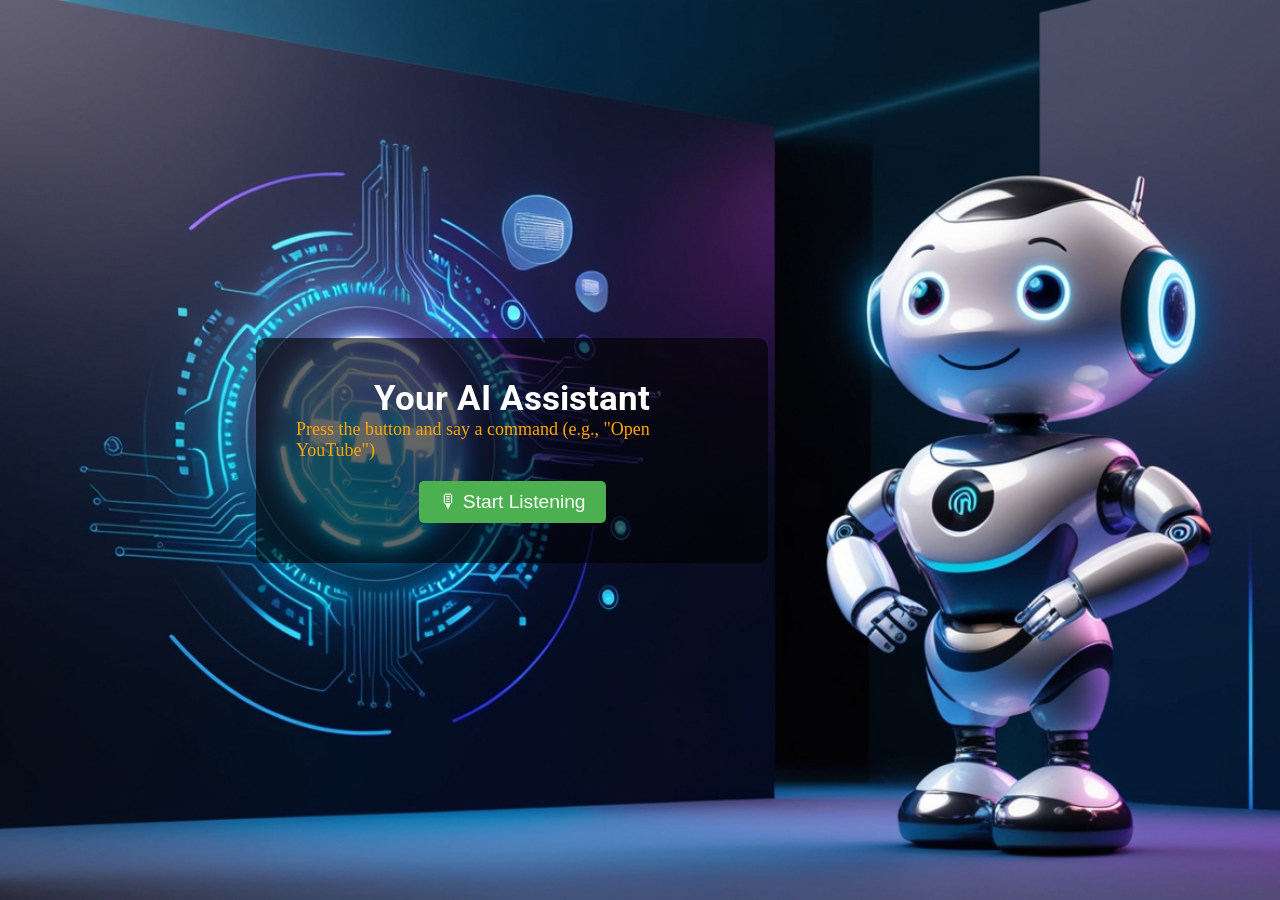
<file: Ai Assistance/index.html>
<!DOCTYPE html>
<html lang="en">
    <head>
        <meta charset="UTF-8">
        <meta name="viewport" content="width=device-width, initial-scale=1.0">
        <title>AI Assistant</title>
        <link rel="stylesheet" href="style.css">

    </head>
    <body>
        
        <div class="container">

            <h1>Your AI Assistant</h1>
            <p>Press the button and say a command (e.g., "Open YouTube")</p>
            <button id="listen-btn" class="btn">🎙 Start
                Listening</button>
        </div>

        <script src="./script.js">
        
    </script>
    </body>
</html>
</file>
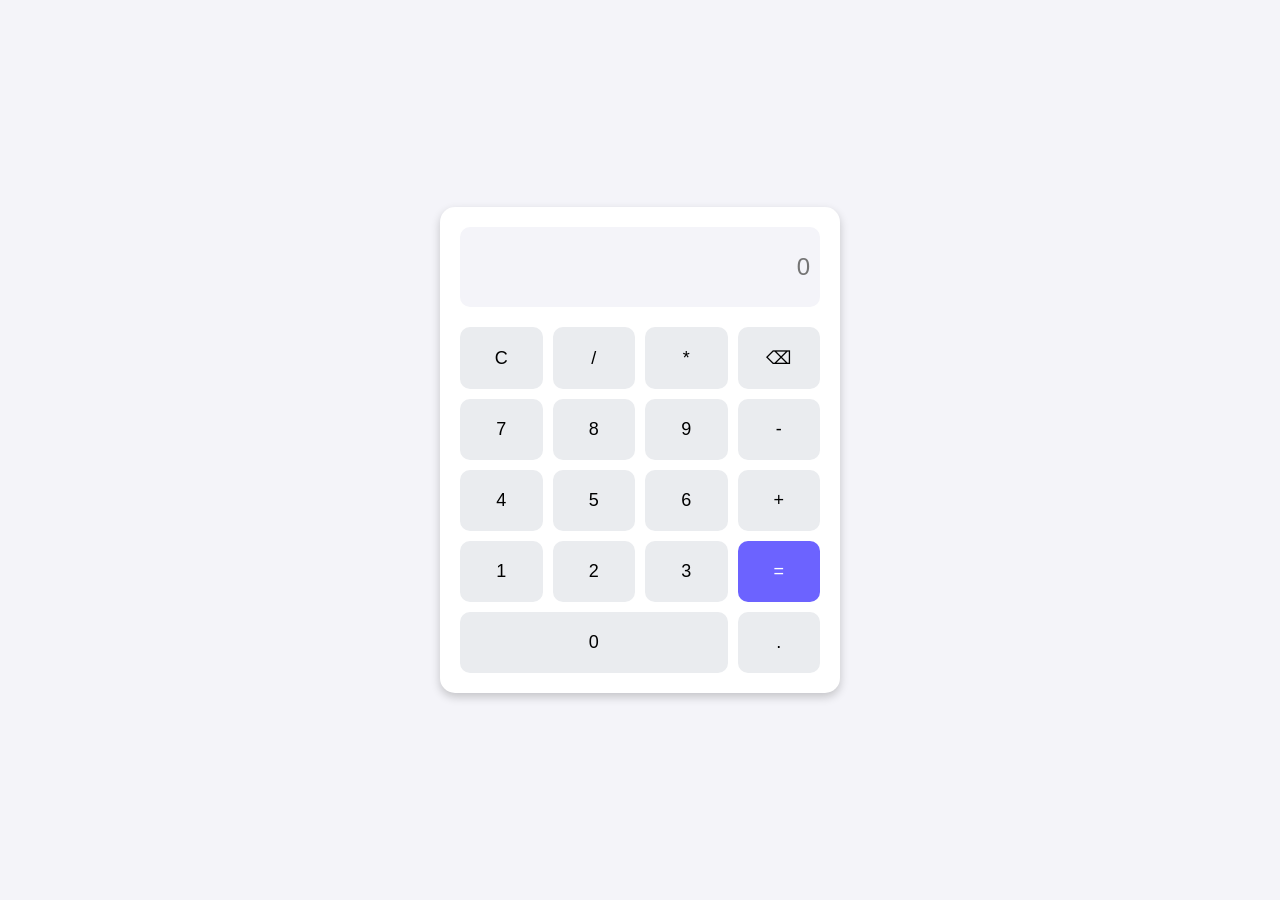
<file: Calculator/index.html>
<!DOCTYPE html>
<html lang="en">
<head>
  <meta charset="UTF-8">
  <meta name="viewport" content="width=device-width, initial-scale=1.0">
  <title>Modern Calculator</title>
  <link rel="stylesheet" href="style.css">
</head>
<body>
  <div class="calculator">
    <input type="text" id="display" disabled placeholder="0" />
    <div class="buttons">
      <button class="btn" onclick="clearDisplay()">C</button>
      <button class="btn" onclick="appendCharacter('/')">/</button>
      <button class="btn" onclick="appendCharacter('*')">*</button>
      <button class="btn" onclick="backspace()">⌫</button>
      <button class="btn" onclick="appendCharacter('7')">7</button>
      <button class="btn" onclick="appendCharacter('8')">8</button>
      <button class="btn" onclick="appendCharacter('9')">9</button>
      <button class="btn" onclick="appendCharacter('-')">-</button>
      <button class="btn" onclick="appendCharacter('4')">4</button>
      <button class="btn" onclick="appendCharacter('5')">5</button>
      <button class="btn" onclick="appendCharacter('6')">6</button>
      <button class="btn" onclick="appendCharacter('+')">+</button>
      <button class="btn" onclick="appendCharacter('1')">1</button>
      <button class="btn" onclick="appendCharacter('2')">2</button>
      <button class="btn" onclick="appendCharacter('3')">3</button>
      <button class="btn equal" onclick="calculate()">=</button>
      <button class="btn zero" onclick="appendCharacter('0')">0</button>
      <button class="btn" onclick="appendCharacter('.')">.</button>
    </div>
  </div>

  <script src="script.js"></script>
</body>
</html>
</file>
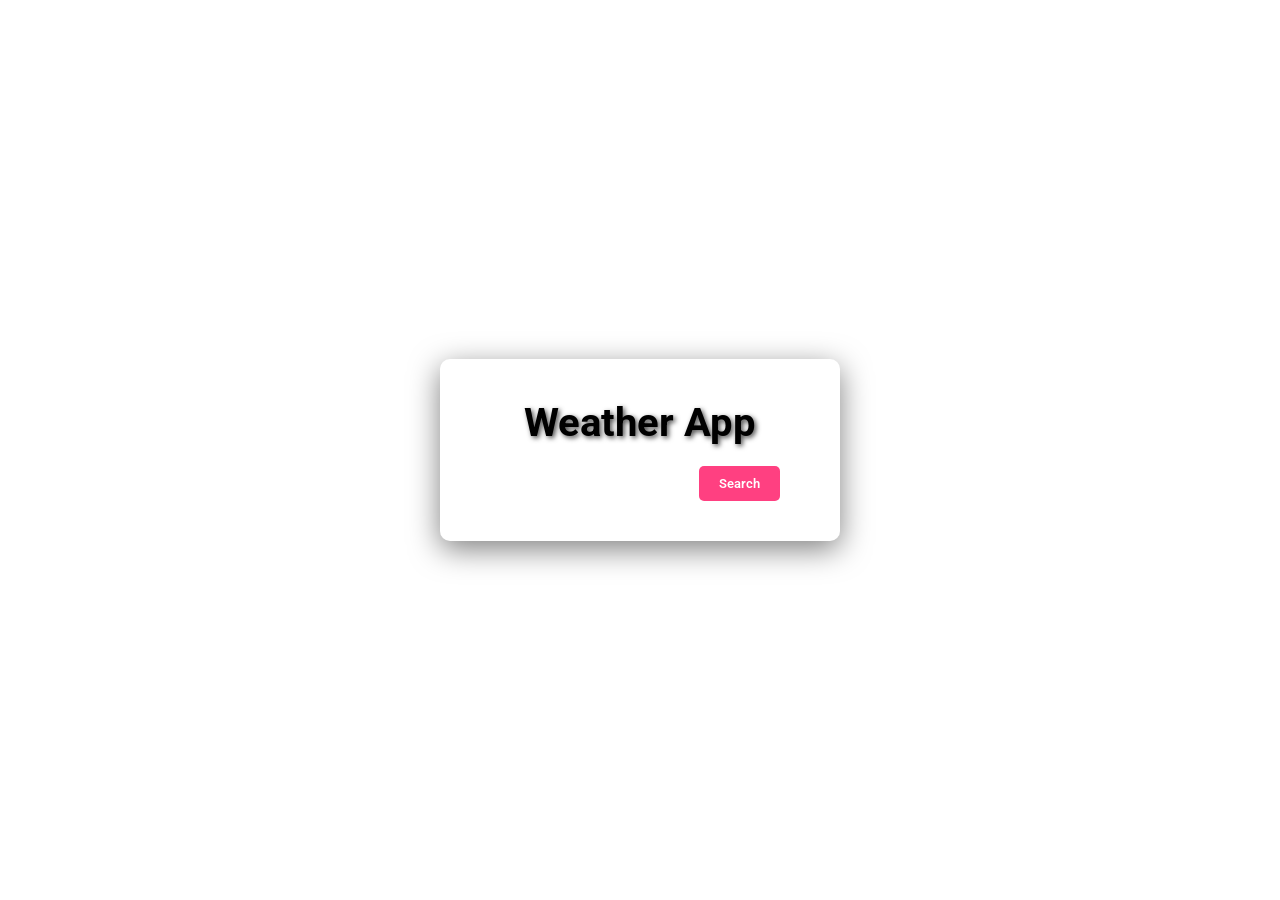
<file: Weater app/index.html>
<!DOCTYPE html>
<html lang="en">
    <head>
        <meta charset="UTF-8">
        <meta name="viewport" content="width=device-width, initial-scale=1.0">
        <title>Weather App</title>
        <link rel="stylesheet" href="style.css">
        <link
            href="https://fonts.googleapis.com/css2?family=Roboto:wght@400;700&display=swap"
            rel="stylesheet">

    </head>
    <body>

        <div class="container">
            <h1>Weather App</h1>
            <div class="search-box">

                <input id="Cityinput" type="text">
                <button id="search-btn">Search</button>

            </div>

        <div id="weather-info" style="display: none;">

            <div class="weather-card">

                <h2 id="city-name"></h2>
                <p id="temerature"></p>
                <p id="descriptions"></p>

                <div id="weather-icon">
                 
                </div>

            <p id="error-message"></p>    

            </div>

        </div>    
        </div>

        <script src="./script.js"></script>
    </body>
</html>
</file>
<file: Ai Assistance/style.css>
@import url('https://fonts.googleapis.com/css2?family=Roboto:wght@400;700;900&display=swap');

* {
    padding: 0;
    margin: 0;
    box-sizing: border-box;
}

html,
body {
    height: 100%;
    width: 100%;
}

body {

    width: 100vw;
    height: 100vh;
    display: flex;
    justify-content: center;
    align-items: center;
    color: white;
    background-image: url('./Leonardo_Phoenix_A_visually_captivating_hightech_background_fo_3.jpg');
    background-size: cover;
    background-position: center;
    background-repeat: no-repeat;
    position: relative;
    overflow: hidden;
}

.container {
    padding: 40px;
    position: absolute;
    left: 20%;
    background-color: rgba(0, 0, 0, 0.6);
    border-radius: 10px;
    width: 40%;
    display: flex;
    align-items: center;
    justify-content: center;
    flex-direction: column;
}

h1 {
    font-size: 35px;
    font-family: "Roboto";

}

p {
    color: orange;
    font-size: 18px;
}

.btn {
    margin-top: 20px;
    padding: 10px 20px;
    font-size: 1.2em;
    cursor: pointer;
    color: #fff;
    background-color: #4CAF50;
    border: none;
    border-radius: 5px;
    transition: background-color 0.2s;
}

.btn:hover {
    background-color: #45a049;
}

.listening {
    animation: pulse 1s infinite;
    background-color: #FF6347;
}

@keyframes pulse {
    0% {
        transform: scale(1);
    }

    50% {
        transform: scale(1.1);
    }

    100% {
        transform: scale(1);
    }
}
</file>
<file: Calculator/style.css>
* {
    box-sizing: border-box;
    margin: 0;
    padding: 0;
  }
  
  body {
    display: flex;
    justify-content: center;
    align-items: center;
    height: 100vh;
    background-color: #f4f4f9;
    font-family: 'Segoe UI', Tahoma, Geneva, Verdana, sans-serif;
  }
  
  .calculator {
    width: 400px;
    padding: 20px;
    background-color: #fff;
    border-radius: 15px;
    box-shadow: 0 4px 10px rgba(0, 0, 0, 0.2);
  }
  
  #display {
    width: 100%;
    height: 80px;
    font-size: 24px;
    text-align: right;
    padding: 10px;
    border: none;
    border-radius: 10px;
    margin-bottom: 20px;
    background-color: #f4f4f9;
  }
  
  .buttons {
    display: grid;
    grid-template-columns: repeat(4, 1fr);
    gap: 10px;
  }
  
  .btn {
    background-color: #eaecef;
    border: none;
    padding: 20px;
    font-size: 18px;
    border-radius: 10px;
    cursor: pointer;
    transition: background-color 0.2s ease;
  }
  
  .btn:hover {
    background-color: #dcdcdc;
  }
  
  .equal {
    background-color: #6c63ff;
    color: white;
  }
  
  .equal:hover {
    background-color: #5752d3;
  }
  
  .zero {
    grid-column: span 3;
  }
  
  #display:disabled {
    background-color: #f4f4f9;
    color: #333;
  }
</file>
<file: Weater app/style.css>
* {
    padding: 0;
    margin: 0;
    box-sizing: border-box;
}
html, body {
    height: 100%;
    width: 100%;
}
body{
    background-image: url('https://images.unsplash.com/photo-1561553873-e8491a564fd0?q=80&w=1894&auto=format&fit=crop&ixlib=rb-4.0.3&ixid=M3wxMjA3fDB8MHxwaG90by1wYWdlfHx8fGVufDB8fHx8fA%3D%3D');
    background-size: cover;
    background-position: center;
    display: flex;
    align-items: center;
    justify-content: center;
}
.container{
    width: 400px;
    background-color: rgba(255, 255, 255, 0.2);
    display: flex;
    align-items: center;
    justify-content: center;
    flex-direction: column;
    padding: 40px;
    border-radius: 10px;
    box-shadow: 0px 8px 30px rgba(0, 0, 0, 0.5);
    backdrop-filter: blur(10px);

}
.container h1{
    font-size: 2.5rem;
    margin-bottom: 20px;
    font-family: 'Roboto';
    text-shadow: 2px 2px 5px rgba(0, 0, 0, 0.7);
}
.container .search-box{
    display: flex;
    align-items: center;
    justify-content: space-between;
    gap: 10px;
}
.container .search-box button{
    padding: 10px 20px;
    font-weight: 600;
    font-family: 'Roboto';
    background: #ff4081;
    border: none;
    border-radius: 5px;
    color: white;
    cursor: pointer;
}
.container .search-box button:hover{
    background-color: #ff3366;
}
.container .search-box input[type='text']{
    padding: 10px;
    border-radius: 5px;
    border: none;

   

}
#weather-info{
    /* display: none; */
    margin-top: 20px;
    width: 300px;
    height: 200px;
    border-radius: 20px;
    background-color: rgba(0, 0, 0, 0.5);
    color: white;
    

}
.weather-card{
    display: flex;
    align-items: center;
    justify-content: center;
    flex-direction: column;
    margin-top: 20px;
    gap: 8px;
}
.weather-card #descriptions{
   
    text-align: center;
}
.weather-card #error-message{
    color: red;
    font-weight: 700;
}
#weather-icon{
    margin-top: 15px;
    width: 100px;
    height: 100px;
    background-size: cover;


}
</file>
